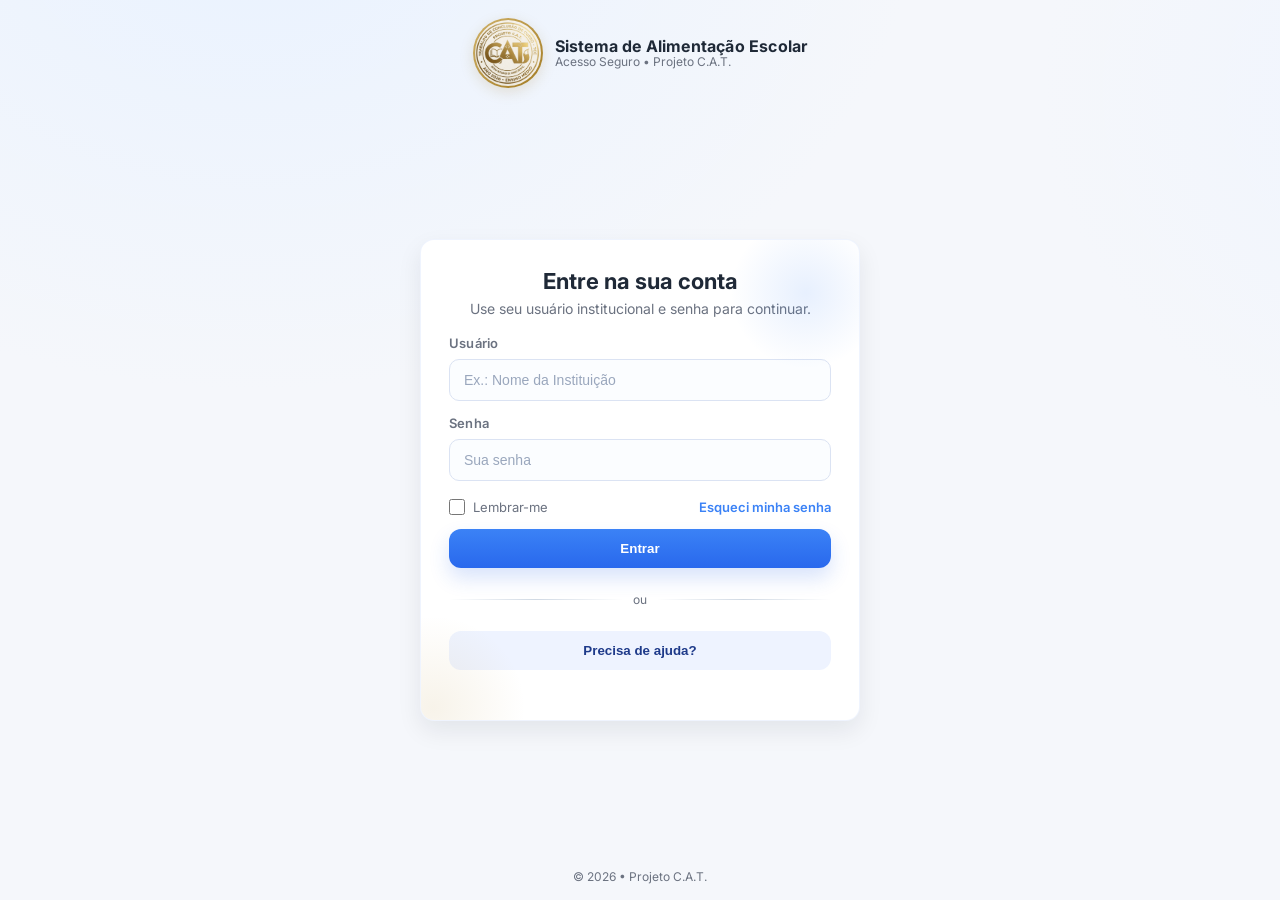
<file: index.html>
<!DOCTYPE html>
<html lang="pt-BR">

<head>

    <!-- ========================================
         CONFIGURAÇÕES DA PÁGINA
    ========================================= -->
    <meta charset="UTF-8">
    <meta name="viewport" content="width=device-width, initial-scale=1.0">

    <title>Sistema de Alimentação Escolar - Login</title>

    <!-- ========================================
         FONTE GOOGLE
    ========================================= -->
    <link rel="preconnect" href="https://fonts.googleapis.com">
    <link rel="preconnect" href="https://fonts.gstatic.com" crossorigin>

    <link href="https://fonts.googleapis.com/css2?family=Inter:wght@400;600;700&display=swap" rel="stylesheet">

    <!-- ========================================
         CSS PRINCIPAL
    ========================================= -->
    <link rel="stylesheet" href="index.css">

</head>

<body>

    <div class="site-wrap">

        <!-- ========================================
             CABEÇALHO
             Logo e identificação do sistema
        ========================================= -->
        <header class="site-header">

            <a href="#" class="brand">

                <div class="brand__logo">
                    <img src="logo-cat-2026.png" alt="Logo do Projeto C.A.T.">
                </div>

                <div class="brand__text">

                    <span class="brand__title">
                        Sistema de Alimentação Escolar
                    </span>

                    <span class="brand__subtitle">
                        Acesso Seguro • Projeto C.A.T.
                    </span>

                </div>

            </a>

        </header>

        <!-- ========================================
             ÁREA DE LOGIN
        ========================================= -->
        <main class="auth">

            <section class="auth__card">

                <!-- Elementos decorativos -->
                <i class="auth__ornament"></i>
                <i class="auth__ornament auth__ornament--accent"></i>

                <!-- ========================================
                     TÍTULO
                ========================================= -->
                <div class="auth__head">

                    <h1 id="loginTitle" class="auth__title">
                        Entre na sua conta
                    </h1>

                    <p class="auth__desc">
                        Use seu usuário institucional e senha para continuar.
                    </p>

                </div>

                <!-- ========================================
                     FORMULÁRIO DE LOGIN
                ========================================= -->
                <form id="loginForm" class="form" novalidate>

                    <!-- ========================================
                         CAMPO USUÁRIO
                    ========================================= -->
                    <div class="form__field">

                        <label for="user" class="label">
                            Usuário
                        </label>

                        <input
                            type="text"
                            id="user"
                            name="user"
                            class="input"
                            placeholder="Ex.: Nome da Instituição"
                            autocomplete="username"
                            required>

                    </div>

                    <!-- ========================================
                         CAMPO SENHA
                    ========================================= -->
                    <div class="form__field">

                        <label for="pass" class="label">
                            Senha
                        </label>

                        <input
                            type="password"
                            id="pass"
                            name="pass"
                            class="input"
                            placeholder="Sua senha"
                            autocomplete="current-password"
                            minlength="4"
                            required>

                    </div>

                    <!-- ========================================
                         OPÇÕES DE LOGIN
                    ========================================= -->
                    <div class="form__row">

                        <label class="checkbox">

                            <input type="checkbox" id="remember">

                            Lembrar-me

                        </label>

                        <a href="#" class="link" id="forgotLink">
                            Esqueci minha senha
                        </a>

                    </div>

                    <!-- ========================================
                         BOTÃO ENTRAR
                    ========================================= -->
                    <button type="submit" class="btn btn--primary">

                        Entrar

                    </button>

                    <!-- ========================================
                         DIVISOR
                    ========================================= -->
                    <div class="divider">
                        ou
                    </div>

                    <!-- ========================================
                         BOTÃO AJUDA
                    ========================================= -->
                    <button
                        type="button"
                        id="helpBtn"
                        class="btn"
                        style="background:#eef3ff;color:#1e3a8a;">

                        Precisa de ajuda?

                    </button>

                    <!-- ========================================
                         MENSAGENS DO SISTEMA
                    ========================================= -->
                    <p
                        id="formMsg"
                        role="status"
                        aria-live="polite"
                        style="margin:8px 2px 0;font-size:13px;color:var(--muted);">

                    </p>

                </form>

            </section>

        </main>

        <!-- ========================================
             RODAPÉ
        ========================================= -->
        <footer class="site-footer">

            © 2026 • Projeto C.A.T.

        </footer>

    </div>

    <!-- ========================================
         JAVASCRIPT
    ========================================= -->
    <script src="index.js"></script>

</body>

</html>
</file>
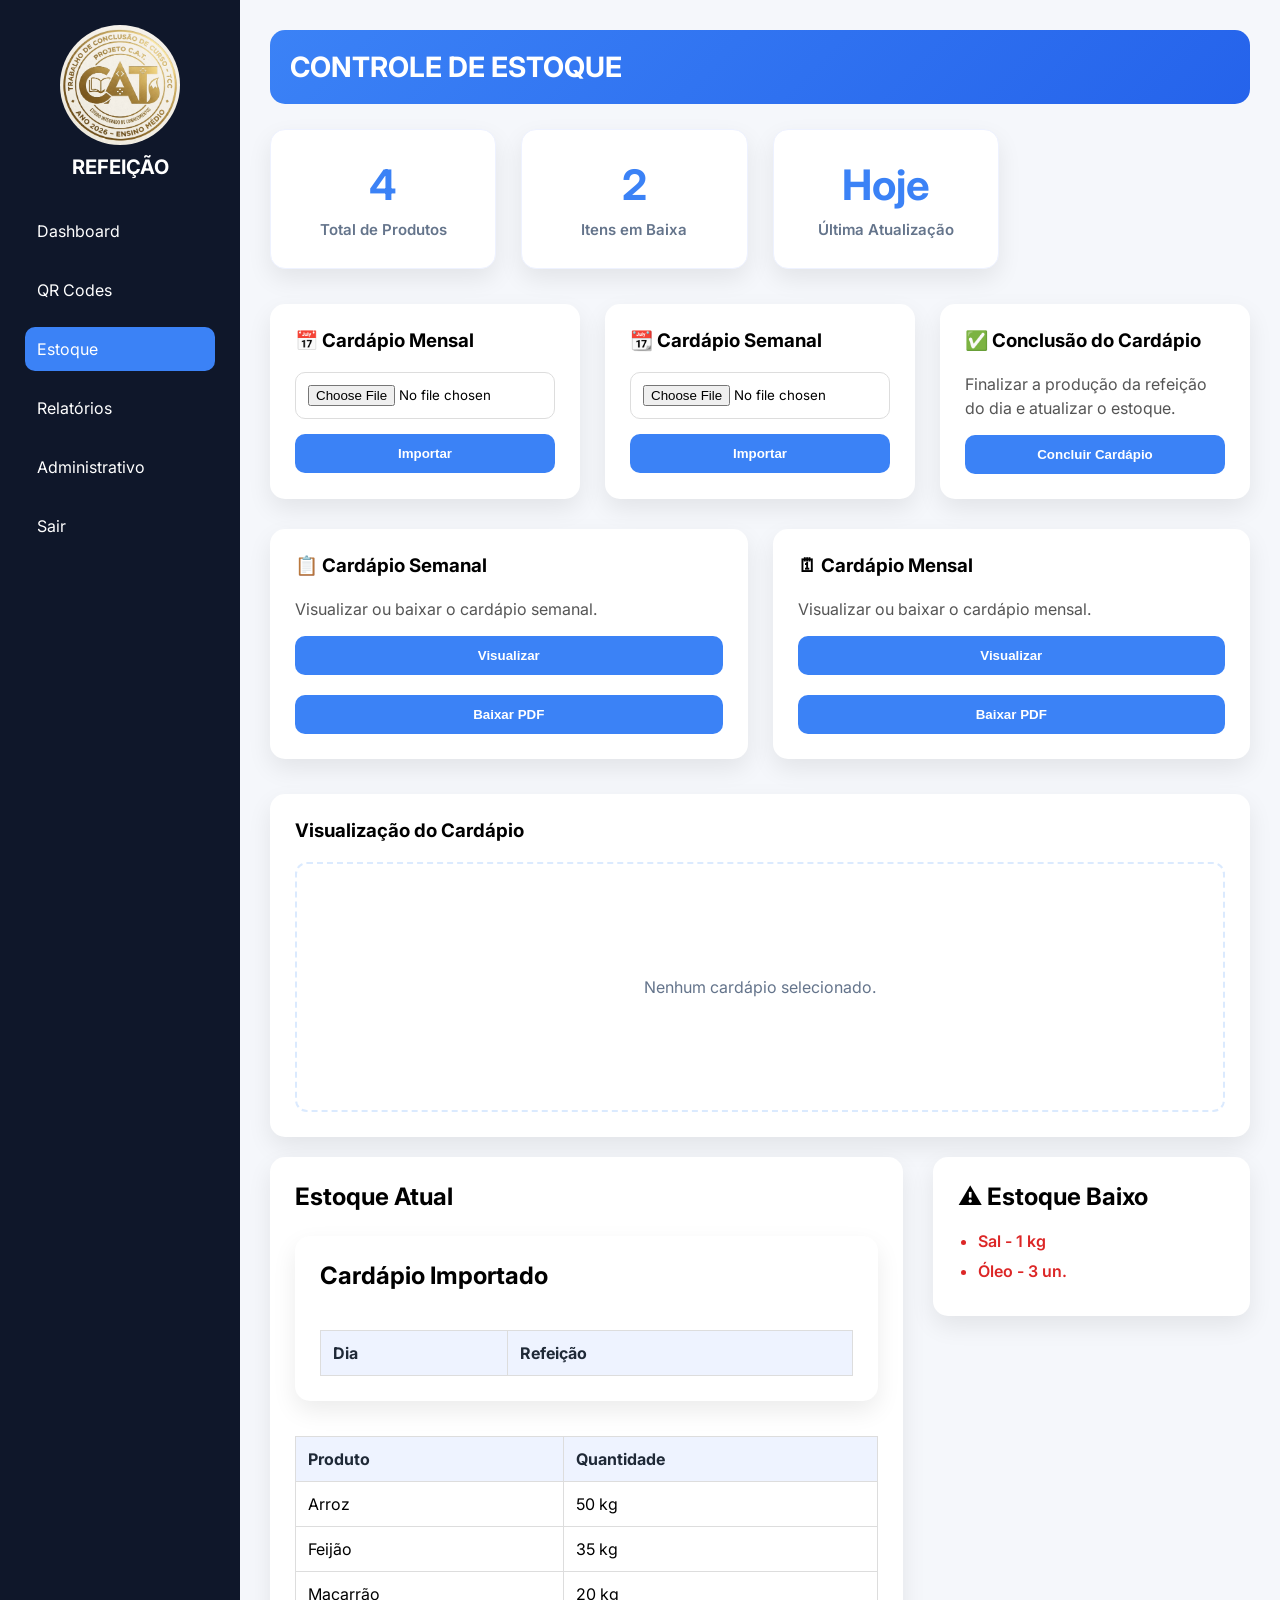
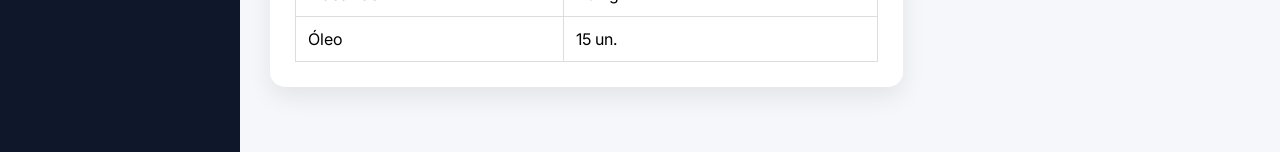
<file: estoque.html>
<!DOCTYPE html>

<html lang="pt-BR">

    <head>

        <!-- ========================================
            CONFIGURAÇÕES DA PÁGINA
        ========================================= -->
        <meta charset="UTF-8">
        <meta name="viewport" content="width=device-width, initial-scale=1.0">

        <title>Controle de Estoque</title>

        <!-- ========================================
            FONTE GOOGLE
        ========================================= -->
        <link rel="preconnect" href="https://fonts.googleapis.com">
        <link rel="preconnect" href="https://fonts.gstatic.com" crossorigin>

        <link href="https://fonts.googleapis.com/css2?family=Inter:wght@400;600;700&display=swap" rel="stylesheet">

        <!-- ========================================
            CSS PRINCIPAL
        ========================================= -->
        <link rel="stylesheet" href="CSS-unico.css">

    </head>

    <body>

        <div class="container">

            <!-- ========================================
                MENU LATERAL
            ========================================= -->
            <aside class="sidebar">

                <div class="logo">

                    <img src="logo-cat-2026.png" alt="Logo do Sistema">

                    <h2>REFEIÇÃO</h2>

                </div>

                <nav>

                    <a href="deshboard.html">
                        Dashboard
                    </a>

                    <a href="QR codes.html">
                        QR Codes
                    </a>

                    <a href="#" class="active">
                        Estoque
                    </a>

                    <a href="relatorios.html">
                        Relatórios
                    </a>

                    <a href="login adm.html">
                        Administrativo
                    </a>

                    <a href="index.html">
                        Sair
                    </a>

                </nav>

            </aside>

            <!-- ========================================
                CONTEÚDO PRINCIPAL
            ========================================= -->
            <main class="estoque-page">

                <!-- CABEÇALHO -->
                <header>
                    <h1>CONTROLE DE ESTOQUE</h1>
                </header>

                <!-- RESUMO -->
                <section class="cards-info">

                    <div class="info-card">
                        <h2 id="totalProdutos">4</h2>
                        <p>Total de Produtos</p>
                    </div>

                    <div class="info-card">
                        <h2 id="itensBaixos">2</h2>
                        <p>Itens em Baixa</p>
                    </div>

                    <div class="info-card">
                        <h2 id="ultimaAtualizacao">Hoje</h2>
                        <p>Última Atualização</p>
                    </div>

                </section>

                <!-- IMPORTAÇÕES -->
                <section class="cards">

                    <div class="card">

                        <h3>📅 Cardápio Mensal</h3>

                        <input type="file" id="cardapioMensal">

                        <button onclick="importarCardapio()">
                            Importar
                        </button>

                    </div>

                    <div class="card">

                        <h3>📆 Cardápio Semanal</h3>

                        <input type="file" id="cardapioSemanal">

                        <button onclick="importarArquivo()">
                            Importar
                        </button>

                    </div>

                    <div class="card">

                        <h3>✅ Conclusão do Cardápio</h3>

                        <p class="descricao-card">
                            Finalizar a produção da refeição do dia e atualizar o estoque.
                        </p>

                        <button onclick="concluirCardapio()">
                            Concluir Cardápio
                        </button>

                    </div>

                </section>

                <!-- CARDÁPIOS -->
                <section class="cardapios">

                    <div class="card">

                        <h3>📋 Cardápio Semanal</h3>

                        <p class="descricao-card">
                            Visualizar ou baixar o cardápio semanal.
                        </p>

                        <button onclick="mostrarCardapioSemanal()">
                            Visualizar
                        </button>

                        <br><br>

                        <button onclick="baixarPDFSemanal()">
                            Baixar PDF
                        </button>

                    </div>

                    <div class="card">

                        <h3>🗓 Cardápio Mensal</h3>

                        <p class="descricao-card">
                            Visualizar ou baixar o cardápio mensal.
                        </p>

                        <button onclick="mostrarCardapioMensal()">
                            Visualizar
                        </button>

                        <br><br>

                        <button onclick="baixarPDFMensal()">
                            Baixar PDF
                        </button>

                    </div>

                </section>

                <!-- VISUALIZAÇÃO -->
                <div class="card">

                    <h3>Visualização do Cardápio</h3>

                    <div id="visualizadorPDF">

                        <p>
                            Nenhum cardápio selecionado.
                        </p>

                    </div>

                </div>

                <!-- ESTOQUE -->
                <section class="estoque">

                    <div class="card-table">

                        <h2>Estoque Atual</h2>

                        <!-- CARDÁPIO IMPORTADO -->
                        <section class="historico">

                            <div class="historico-header">
                                <h2>Cardápio Importado</h2>
                            </div>

                            <table id="tabelaCardapio">

                                <thead>
                                    <tr>
                                        <th>Dia</th>
                                        <th>Refeição</th>
                                    </tr>
                                </thead>

                                <tbody>
                                </tbody>

                            </table>

                        </section>

                        <!-- ESTOQUE -->
                        <table>

                            <thead>

                                <tr>
                                    <th>Produto</th>
                                    <th>Quantidade</th>
                                </tr>

                            </thead>

                            <tbody id="tabelaEstoque">

                                <tr>
                                    <td>Arroz</td>
                                    <td>50 kg</td>
                                </tr>

                                <tr>
                                    <td>Feijão</td>
                                    <td>35 kg</td>
                                </tr>

                                <tr>
                                    <td>Macarrão</td>
                                    <td>20 kg</td>
                                </tr>

                                <tr>
                                    <td>Óleo</td>
                                    <td>15 un.</td>
                                </tr>

                            </tbody>

                        </table>

                    </div>

                    <!-- ALERTAS -->
                    <div class="card-alerta">

                        <h2>⚠ Estoque Baixo</h2>

                        <ul id="estoqueBaixo">

                            <li>Sal - 1 kg</li>

                            <li>Óleo - 3 un.</li>

                        </ul>

                    </div>

                </section>

            </main>

        </div>

        <!-- ========================================
            JAVASCRIPT
            Controle do estoque e cardápios
        ========================================= -->
        <script src="estoque.js"></script>

    </body>

</html>
</file>
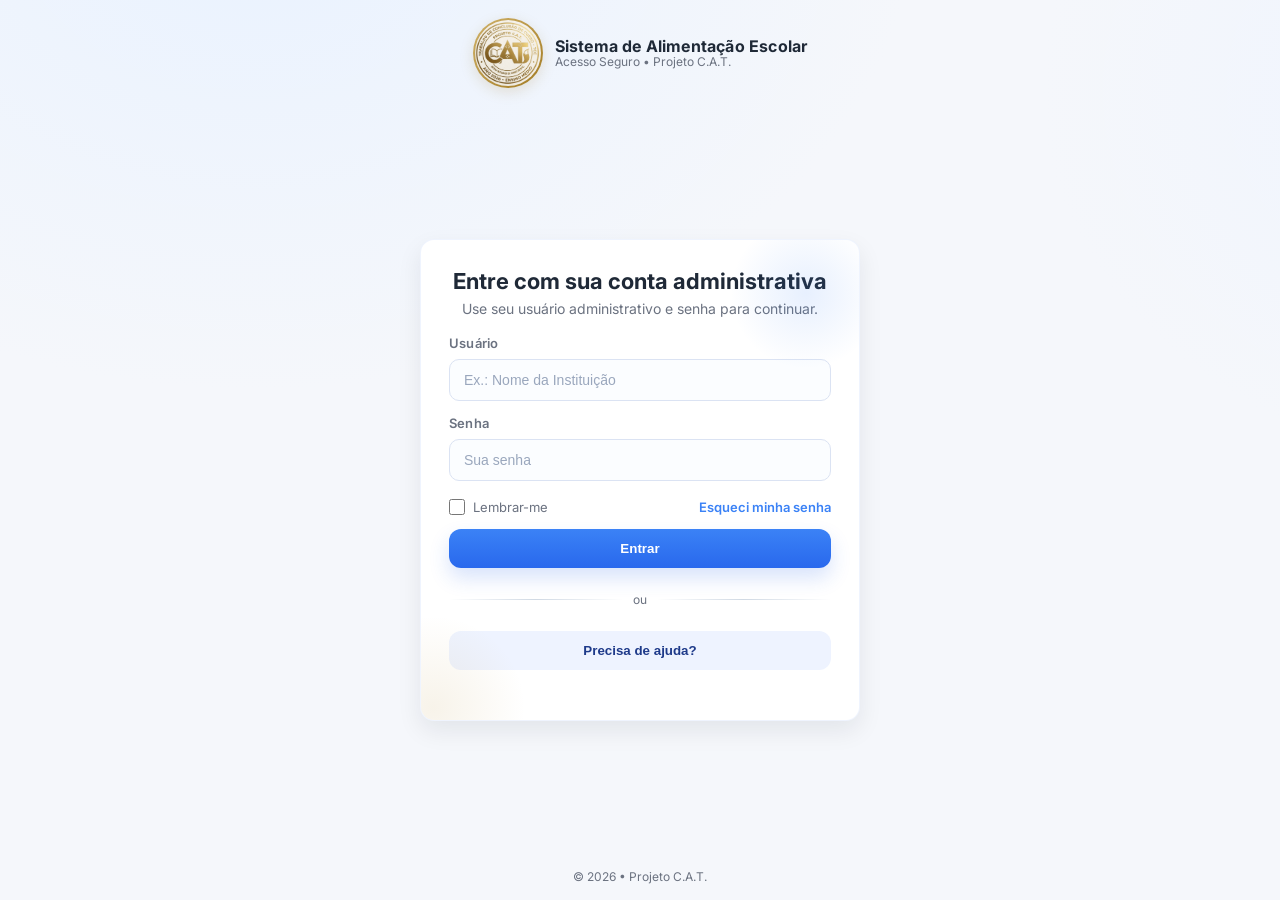
<file: login adm.html>
<!DOCTYPE html>
<html lang="pt-BR">

<head>

    <!-- ========================================
         CONFIGURAÇÕES DA PÁGINA
    ========================================= -->
    <meta charset="UTF-8">
    <meta name="viewport" content="width=device-width, initial-scale=1.0">

    <title>Sistema de Alimentação Escolar - Login</title>

    <!-- ========================================
         FONTE GOOGLE
    ========================================= -->
    <link rel="preconnect" href="https://fonts.googleapis.com">
    <link rel="preconnect" href="https://fonts.gstatic.com" crossorigin>

    <link href="https://fonts.googleapis.com/css2?family=Inter:wght@400;600;700&display=swap" rel="stylesheet">

    <!-- ========================================
         CSS PRINCIPAL
    ========================================= -->
    <link rel="stylesheet" href="index.css">

</head>

<body>

    <div class="site-wrap">

        <!-- ========================================
             CABEÇALHO
             Logo e identificação do sistema
        ========================================= -->
        <header class="site-header">

            <a href="#" class="brand">

                <div class="brand__logo">
                    <img src="logo-cat-2026.png" alt="Logo do Projeto C.A.T.">
                </div>

                <div class="brand__text">

                    <span class="brand__title">
                        Sistema de Alimentação Escolar
                    </span>

                    <span class="brand__subtitle">
                        Acesso Seguro • Projeto C.A.T.
                    </span>

                </div>

            </a>

        </header>

        <!-- ========================================
             ÁREA DE LOGIN
        ========================================= -->
        <main class="auth">

            <section class="auth__card">

                <!-- Elementos decorativos -->
                <i class="auth__ornament"></i>
                <i class="auth__ornament auth__ornament--accent"></i>

                <!-- ========================================
                     TÍTULO
                ========================================= -->
                <div class="auth__head">

                    <h1 id="loginTitle" class="auth__title">
                        Entre com sua conta administrativa
                    </h1>

                    <p class="auth__desc">
                        Use seu usuário administrativo e senha para continuar.
                    </p>

                </div>

                <!-- ========================================
                     FORMULÁRIO DE LOGIN
                ========================================= -->
                <form id="loginForm" class="form" novalidate>

                    <!-- ========================================
                         CAMPO USUÁRIO
                    ========================================= -->
                    <div class="form__field">

                        <label for="user" class="label">
                            Usuário
                        </label>

                        <input
                            type="text"
                            id="user"
                            name="user"
                            class="input"
                            placeholder="Ex.: Nome da Instituição"
                            autocomplete="username"
                            required>

                    </div>

                    <!-- ========================================
                         CAMPO SENHA
                    ========================================= -->
                    <div class="form__field">

                        <label for="pass" class="label">
                            Senha
                        </label>

                        <input
                            type="password"
                            id="pass"
                            name="pass"
                            class="input"
                            placeholder="Sua senha"
                            autocomplete="current-password"
                            minlength="4"
                            required>

                    </div>

                    <!-- ========================================
                         OPÇÕES DE LOGIN
                    ========================================= -->
                    <div class="form__row">

                        <label class="checkbox">

                            <input type="checkbox" id="remember">

                            Lembrar-me

                        </label>

                        <a href="#" class="link" id="forgotLink">
                            Esqueci minha senha
                        </a>

                    </div>

                    <!-- ========================================
                         BOTÃO ENTRAR
                    ========================================= -->
                    <button type="submit" class="btn btn--primary">

                        Entrar

                    </button>

                    <!-- ========================================
                         DIVISOR
                    ========================================= -->
                    <div class="divider">
                        ou
                    </div>

                    <!-- ========================================
                         BOTÃO AJUDA
                    ========================================= -->
                    <button
                        type="button"
                        id="helpBtn"
                        class="btn"
                        style="background:#eef3ff;color:#1e3a8a;">

                        Precisa de ajuda?

                    </button>

                    <!-- ========================================
                         MENSAGENS DO SISTEMA
                    ========================================= -->
                    <p
                        id="formMsg"
                        role="status"
                        aria-live="polite"
                        style="margin:8px 2px 0;font-size:13px;color:var(--muted);">

                    </p>

                </form>

            </section>

        </main>

        <!-- ========================================
             RODAPÉ
        ========================================= -->
        <footer class="site-footer">

            © 2026 • Projeto C.A.T.

        </footer>

    </div>

    <!-- ========================================
         JAVASCRIPT
    ========================================= -->
    <script src="index.js"></script>

</body>

</html>
</file>
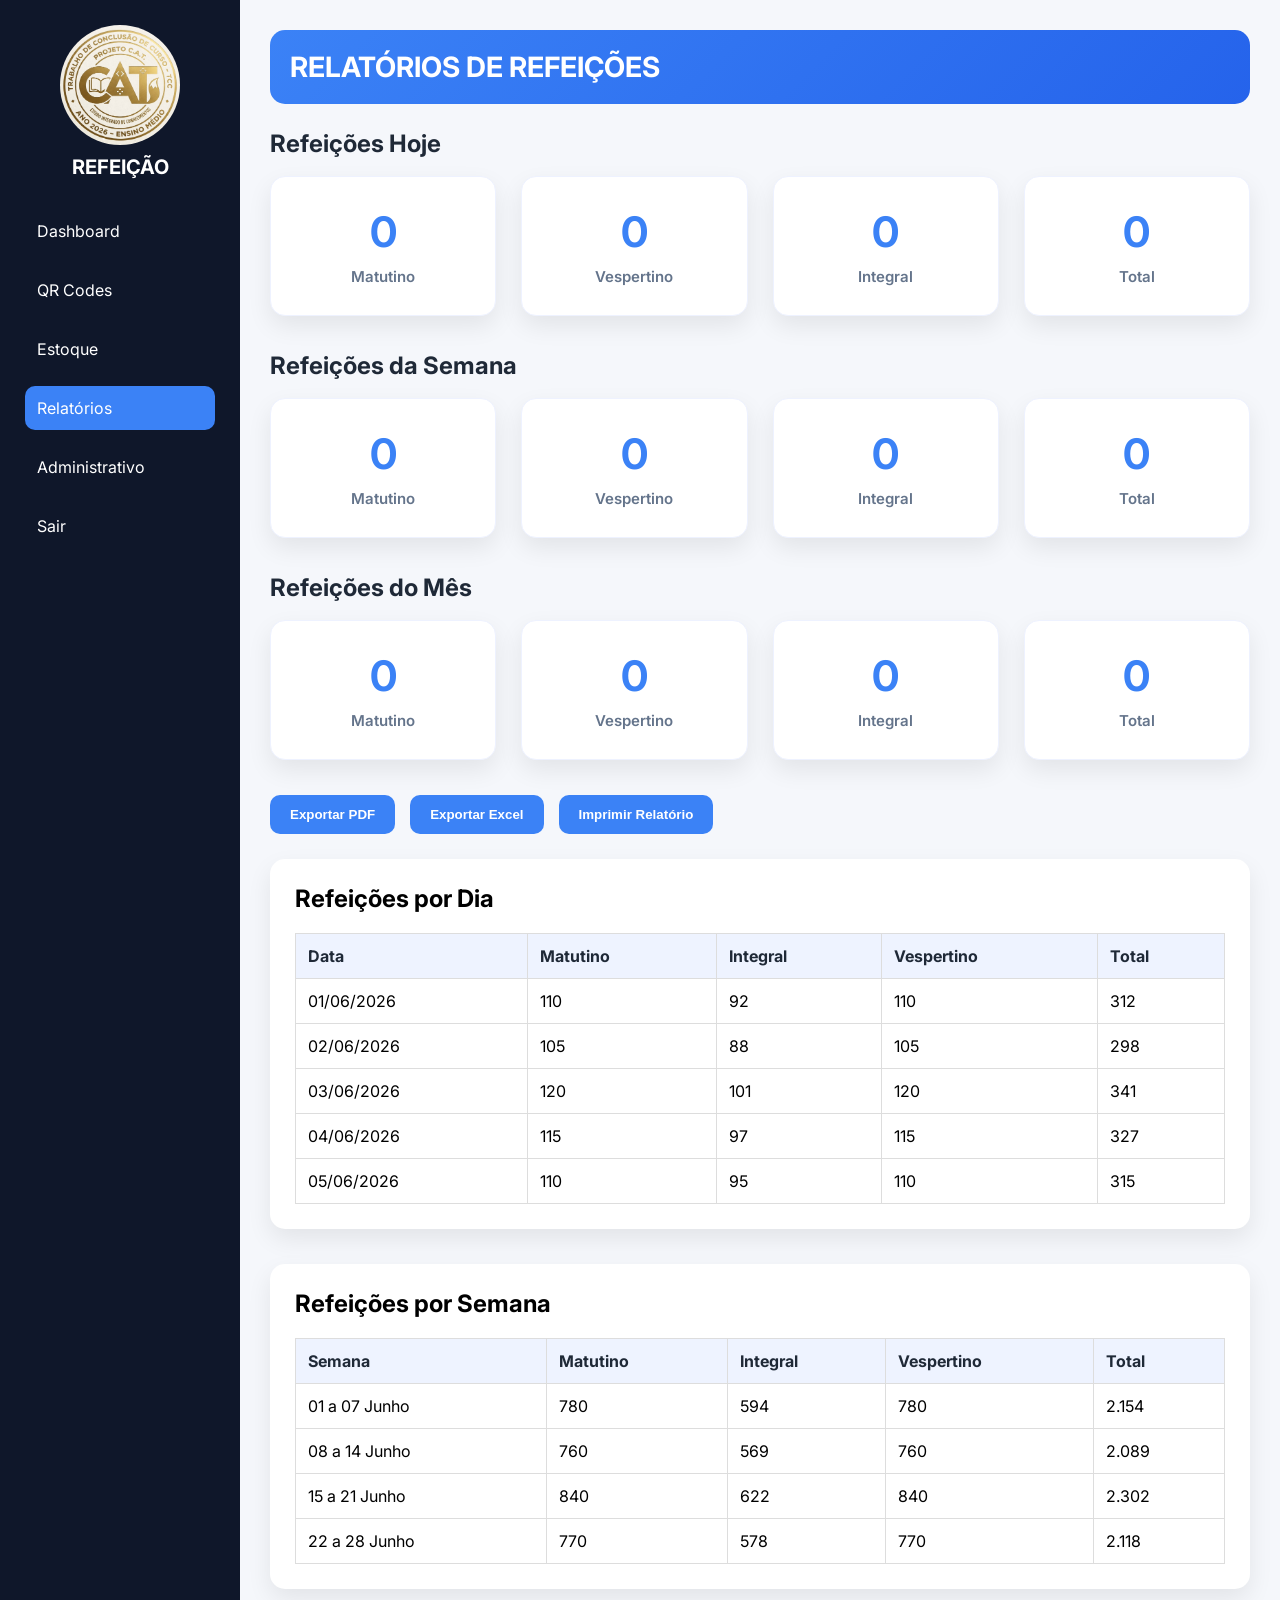
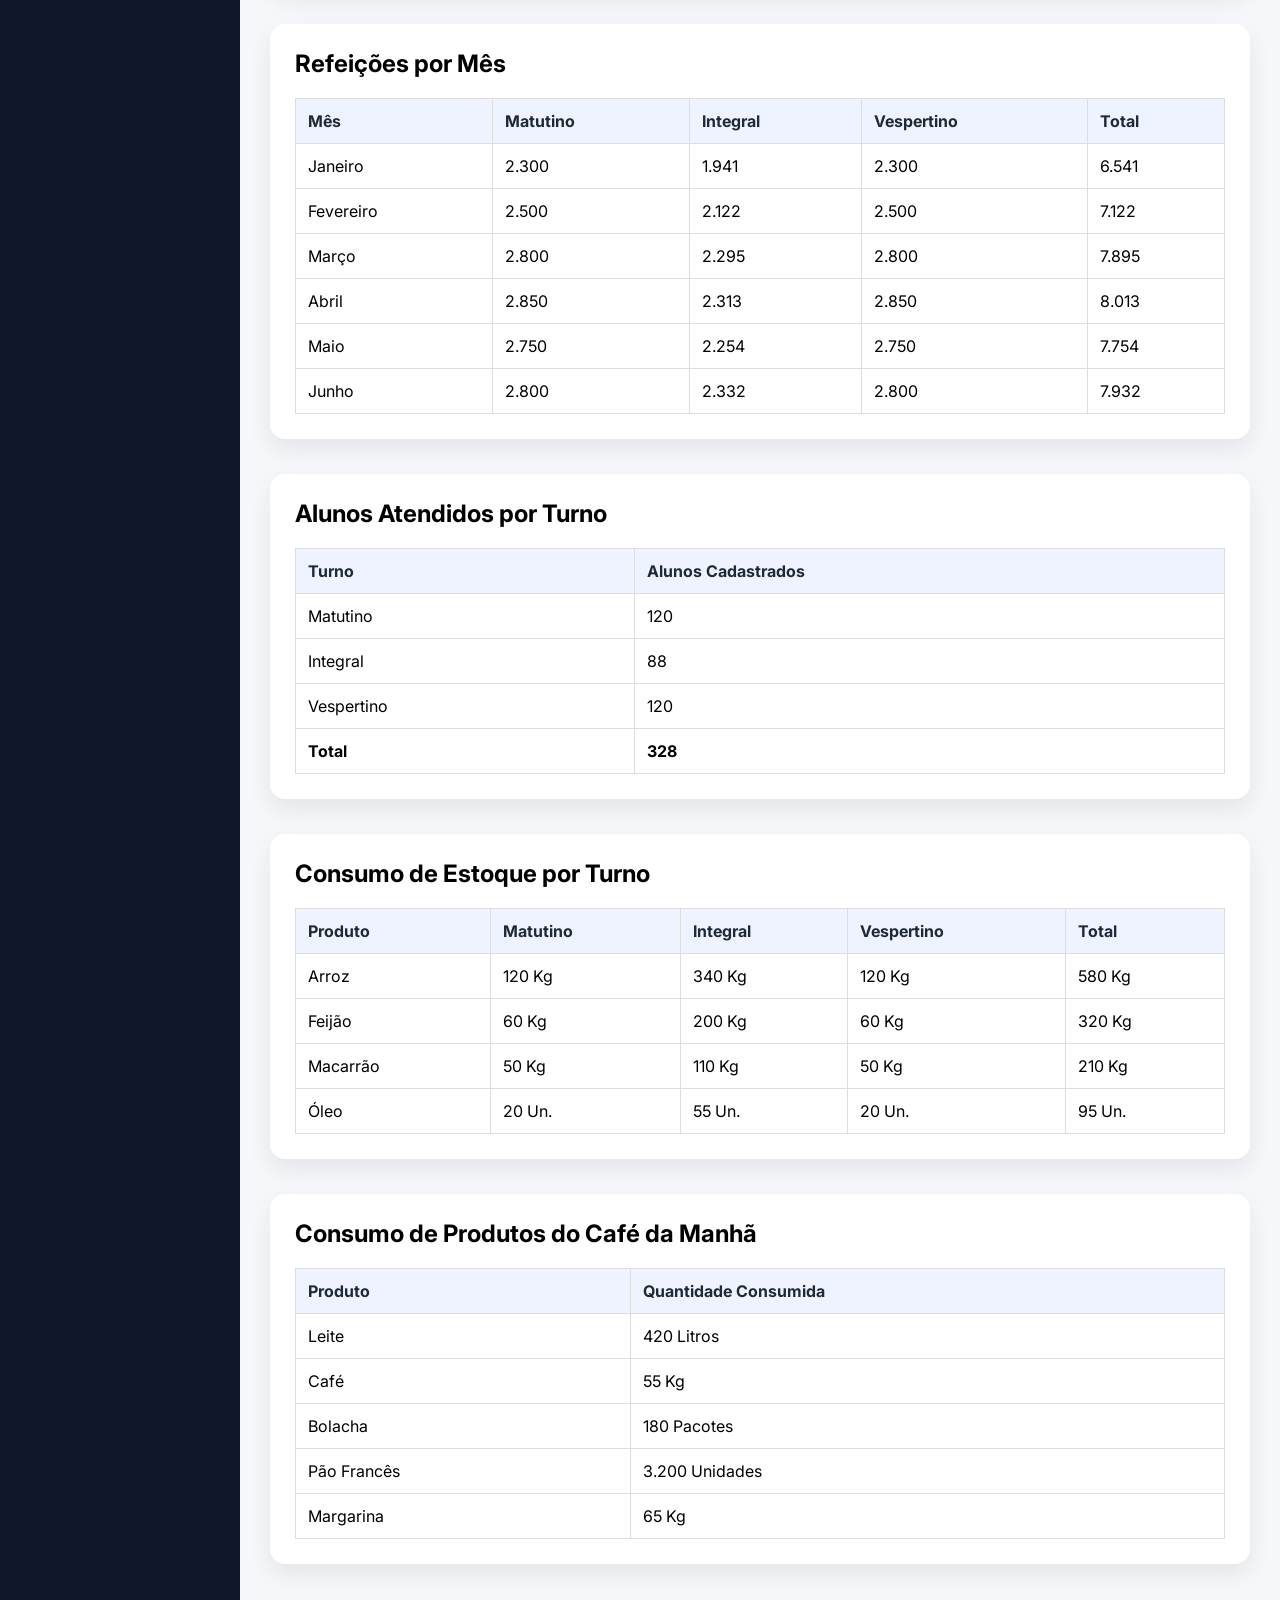
<file: relatorios.html>
<!DOCTYPE html>
<html lang="pt-BR">

<head>

    <!-- ========================================
         CONFIGURAÇÕES DA PÁGINA
    ========================================= -->
    <meta charset="UTF-8">
    <meta name="viewport" content="width=device-width, initial-scale=1.0">

    <title>Relatórios</title>

    <!-- ========================================
         FONTES
    ========================================= -->
    <link rel="preconnect" href="https://fonts.googleapis.com">
    <link rel="preconnect" href="https://fonts.gstatic.com" crossorigin>

    <link href="https://fonts.googleapis.com/css2?family=Inter:wght@400;600;700&display=swap" rel="stylesheet">

    <!-- ========================================
         CSS
    ========================================= -->
    <link rel="stylesheet" href="CSS-unico.css">

</head>

<body>

<div class="container">

    <!-- ========================================
         MENU LATERAL
    ========================================= -->
    <aside class="sidebar">

        <div class="logo">

            <img src="logo-cat-2026.png" alt="Logo">

            <h2>REFEIÇÃO</h2>

        </div>

        <nav>

            <a href="deshboard.html">
                Dashboard
            </a>

            <a href="QR codes.html">
                QR Codes
            </a>

            <a href="estoque.html">
                Estoque
            </a>

            <a href="#" class="active">
                Relatórios
            </a>
            
            <a href="login adm.html">
                Administrativo
            </a>

            <a href="index.html">
                Sair
            </a>

        </nav>

    </aside>

    <!-- ========================================
         CONTEÚDO PRINCIPAL
    ========================================= -->
    <main>

        <!-- ========================================
             CABEÇALHO
        ========================================= -->
        <header>

            <h1>RELATÓRIOS DE REFEIÇÕES</h1>

        </header>

        <!-- ========================================
             RESUMO GERAL
        ========================================= -->
        <!-- ===================================== -->

        <!-- REFEIÇÕES HOJE -->
        <!-- ===================================== -->

        <section>

            <h2 class="relatorio-titulo">
                Refeições Hoje
            </h2>

            <div class="cards-info">

                <div class="info-card">
                    <h2 id="hojeMatutino">0</h2>
                    <p>Matutino</p>
                </div>

                <div class="info-card">
                    <h2 id="hojeVespertino">0</h2>
                    <p>Vespertino</p>
                </div>

                <div class="info-card">
                    <h2 id="hojeIntegral">0</h2>
                    <p>Integral</p>
                </div>

                <div class="info-card">
                    <h2 id="hojeTotal">0</h2>
                    <p>Total</p>
                </div>

            </div>

        </section>


        <!-- ===================================== -->
        <!-- REFEIÇÕES DA SEMANA -->
        <!-- ===================================== -->

        <section>

            <h2 class="relatorio-titulo">
                Refeições da Semana
            </h2>

            <div class="cards-info">

                <div class="info-card">
                    <h2 id="semanaMatutino">0</h2>
                    <p>Matutino</p>
                </div>

                <div class="info-card">
                    <h2 id="semanaVespertino">0</h2>
                    <p>Vespertino</p>
                </div>

                <div class="info-card">
                    <h2 id="semanaIntegral">0</h2>
                    <p>Integral</p>
                </div>

                <div class="info-card">
                    <h2 id="semanaTotal">0</h2>
                    <p>Total</p>
                </div>

            </div>

        </section>


        <!-- ===================================== -->
        <!-- REFEIÇÕES DO MÊS -->
        <!-- ===================================== -->

        <section>

            <h2 class="relatorio-titulo">
                Refeições do Mês
            </h2>

            <div class="cards-info">

                <div class="info-card">
                    <h2 id="mesMatutino">0</h2>
                    <p>Matutino</p>
                </div>

                <div class="info-card">
                    <h2 id="mesVespertino">0</h2>
                    <p>Vespertino</p>
                </div>

                <div class="info-card">
                    <h2 id="mesIntegral">0</h2>
                    <p>Integral</p>
                </div>

                <div class="info-card">
                    <h2 id="mesTotal">0</h2>
                    <p>Total</p>
                </div>

            </div>

        </section>

        <!-- ========================================
             AÇÕES
        ========================================= -->
        <section class="acoes">

            <button>Exportar PDF</button>

            <button>Exportar Excel</button>

            <button>Imprimir Relatório</button>

        </section>

        <!-- ========================================
             REFEIÇÕES POR DIA
        ========================================= -->
        <section class="historico">

            <div class="historico-header">

                <h2>Refeições por Dia</h2>

            </div>

            <table>

                <thead>

                    <tr>
                        <th>Data</th>
                        <th>Matutino</th>
                        <th>Integral</th>
                        <th>Vespertino</th>
                        <th>Total</th>
                    </tr>

                </thead>

                <tbody>

                    <tr>
                        <td>01/06/2026</td>
                        <td>110</td>
                        <td>92</td>
                        <td>110</td>
                        <td>312</td>
                    </tr>

                    <tr>
                        <td>02/06/2026</td>
                        <td>105</td>
                        <td>88</td>
                        <td>105</td>
                        <td>298</td>
                    </tr>

                    <tr>
                        <td>03/06/2026</td>
                        <td>120</td>
                        <td>101</td>
                        <td>120</td>
                        <td>341</td>
                    </tr>

                    <tr>
                        <td>04/06/2026</td>
                        <td>115</td>
                        <td>97</td>
                        <td>115</td>
                        <td>327</td>
                    </tr>

                    <tr>
                        <td>05/06/2026</td>
                        <td>110</td>
                        <td>95</td>
                        <td>110</td>
                        <td>315</td>
                    </tr>

                </tbody>

            </table>

        </section>

        <!-- ========================================
             REFEIÇÕES POR SEMANA
        ========================================= -->
        <section class="historico">

            <div class="historico-header">

                <h2>Refeições por Semana</h2>

            </div>

            <table>

                <thead>

                    <tr>
                        <th>Semana</th>
                        <th>Matutino</th>
                        <th>Integral</th>
                        <th>Vespertino</th>
                        <th>Total</th>
                    </tr>

                </thead>

                <tbody>

                    <tr>
                        <td>01 a 07 Junho</td>
                        <td>780</td>
                        <td>594</td>
                        <td>780</td>
                        <td>2.154</td>
                    </tr>

                    <tr>
                        <td>08 a 14 Junho</td>
                        <td>760</td>
                        <td>569</td>
                        <td>760</td>
                        <td>2.089</td>
                    </tr>

                    <tr>
                        <td>15 a 21 Junho</td>
                        <td>840</td>
                        <td>622</td>
                        <td>840</td>
                        <td>2.302</td>
                    </tr>

                    <tr>
                        <td>22 a 28 Junho</td>
                        <td>770</td>
                        <td>578</td>
                        <td>770</td>
                        <td>2.118</td>
                    </tr>

                </tbody>

            </table>

        </section>

        <!-- ========================================
             REFEIÇÕES POR MÊS
        ========================================= -->
        <section class="historico">

            <div class="historico-header">

                <h2>Refeições por Mês</h2>

            </div>

            <table>

                <thead>

                    <tr>
                        <th>Mês</th>
                        <th>Matutino</th>
                        <th>Integral</th>
                        <th>Vespertino</th>
                        <th>Total</th>
                    </tr>

                </thead>

                <tbody>

                    <tr>
                        <td>Janeiro</td>
                        <td>2.300</td>
                        <td>1.941</td>
                        <td>2.300</td>
                        <td>6.541</td>
                    </tr>

                    <tr>
                        <td>Fevereiro</td>
                        <td>2.500</td>
                        <td>2.122</td>
                        <td>2.500</td>
                        <td>7.122</td>
                    </tr>

                    <tr>
                        <td>Março</td>
                        <td>2.800</td>
                        <td>2.295</td>
                        <td>2.800</td>
                        <td>7.895</td>
                    </tr>

                    <tr>
                        <td>Abril</td>
                        <td>2.850</td>
                        <td>2.313</td>
                        <td>2.850</td>
                        <td>8.013</td>
                    </tr>

                    <tr>
                        <td>Maio</td>
                        <td>2.750</td>
                        <td>2.254</td>
                        <td>2.750</td>
                        <td>7.754</td>
                    </tr>

                    <tr>
                        <td>Junho</td>
                        <td>2.800</td>
                        <td>2.332</td>
                        <td>2.800</td>
                        <td>7.932</td>
                    </tr>

                </tbody>

            </table>

        </section>

        <!-- ========================================
             ALUNOS ATENDIDOS POR TURNO
        ========================================= -->
        <section class="historico">

            <div class="historico-header">

                <h2>Alunos Atendidos por Turno</h2>

            </div>

            <table>

                <thead>

                    <tr>
                        <th>Turno</th>
                        <th>Alunos Cadastrados</th>
                    </tr>

                </thead>

                <tbody>

                    <tr>
                        <td>Matutino</td>
                        <td>120</td>
                    </tr>

                    <tr>
                        <td>Integral</td>
                        <td>88</td>
                    </tr>

                    <tr>
                        <td>Vespertino</td>
                        <td>120</td>
                    </tr>

                    <tr>
                        <td><strong>Total</strong></td>
                        <td><strong>328</strong></td>
                    </tr>

                </tbody>

            </table>

        </section>

        <!-- ========================================
             CONSUMO DE ESTOQUE POR TURNO
        ========================================= -->
        <section class="historico">

            <div class="historico-header">

                <h2>Consumo de Estoque por Turno</h2>

            </div>

            <table>

                <thead>

                    <tr>
                        <th>Produto</th>
                        <th>Matutino</th>
                        <th>Integral</th>
                        <th>Vespertino</th>
                        <th>Total</th>
                    </tr>

                </thead>

                <tbody>

                    <tr>
                        <td>Arroz</td>
                        <td>120 Kg</td>
                        <td>340 Kg</td>
                        <td>120 Kg</td>
                        <td>580 Kg</td>
                    </tr>

                    <tr>
                        <td>Feijão</td>
                        <td>60 Kg</td>
                        <td>200 Kg</td>
                        <td>60 Kg</td>
                        <td>320 Kg</td>
                    </tr>

                    <tr>
                        <td>Macarrão</td>
                        <td>50 Kg</td>
                        <td>110 Kg</td>
                        <td>50 Kg</td>
                        <td>210 Kg</td>
                    </tr>

                    <tr>
                        <td>Óleo</td>
                        <td>20 Un.</td>
                        <td>55 Un.</td>
                        <td>20 Un.</td>
                        <td>95 Un.</td>
                    </tr>

                </tbody>

            </table>

        </section>

        <!-- ========================================
             CONSUMO DE PRODUTOS DO CAFÉ DA MANHÃ
        ========================================= -->
        <section class="historico">

            <div class="historico-header">

                <h2>Consumo de Produtos do Café da Manhã</h2>

            </div>

            <table>

                <thead>

                    <tr>
                        <th>Produto</th>
                        <th>Quantidade Consumida</th>
                    </tr>

                </thead>

                <tbody>

                    <tr>
                        <td>Leite</td>
                        <td>420 Litros</td>
                    </tr>

                    <tr>
                        <td>Café</td>
                        <td>55 Kg</td>
                    </tr>

                    <tr>
                        <td>Bolacha</td>
                        <td>180 Pacotes</td>
                    </tr>

                    <tr>
                        <td>Pão Francês</td>
                        <td>3.200 Unidades</td>
                    </tr>

                    <tr>
                        <td>Margarina</td>
                        <td>65 Kg</td>
                    </tr>

                </tbody>

            </table>

        </section>

    </main>

</div>

</body>
</html>
</file>
<file: index.css>
/* ========================================
   VARIÁVEIS GLOBAIS
======================================== */

:root{

  /* CORES */
  --bg:#f5f7fb;
  --panel:#ffffff;

  --primary:#3b82f6;
  --primary-600:#2563eb;

  --accent:#b58a2c;

  --text:#1f2937;
  --muted:#6b7280;

  /* EFEITOS */
  --ring:rgba(59,130,246,.25);
  --shadow:0 10px 25px rgba(17,24,39,.08);

  /* BORDAS */
  --radius:14px;
}


/* ========================================
   RESET
======================================== */

*{
  margin:0;
  padding:0;
  box-sizing:border-box;
}

body{
  font-family:"Inter",sans-serif;
  color:var(--text);

  background:
  radial-gradient(
    1100px 800px at 20% -10%,
    #e9f2ff 0%,
    rgba(233,242,255,0) 60%
  ),

  radial-gradient(
    900px 700px at 120% 10%,
    #eef4ff 0%,
    rgba(238,244,255,0) 55%
  ),

  var(--bg);
}


/* ========================================
   LAYOUT PRINCIPAL
======================================== */

.site-wrap{
  min-height:100vh;
  display:grid;
  grid-template-rows:auto 1fr auto;
}


/* ========================================
   CABEÇALHO
======================================== */

.site-header{
  display:flex;
  justify-content:center;
  align-items:center;
  padding:18px 20px;
}


/* ========================================
   LOGO E IDENTIDADE VISUAL
======================================== */

.brand{
  display:flex;
  align-items:center;
  gap:12px;

  text-decoration:none;
  color:inherit;
}

.brand__logo{
  width:70px;
  height:70px;

  display:grid;
  place-items:center;

  padding:2px;
  border-radius:50%;

  background:
  linear-gradient(
    135deg,
    #cfb168 0%,
    #a37b22 100%
  );

  box-shadow:
  0 4px 14px rgba(163,123,34,.18);
}

.brand__logo img{
  width:100%;
  height:100%;

  object-fit:cover;
  border-radius:50%;

  background:#fff;
}

.brand__text{
  display:grid;
  line-height:1.1;
}

.brand__title{
  font-size:16px;
  font-weight:700;
  letter-spacing:.2px;
}

.brand__subtitle{
  font-size:12px;
  color:var(--muted);
}


/* ========================================
   ÁREA DE LOGIN
======================================== */

.auth{
  display:grid;
  place-items:center;

  padding:
  clamp(16px,3vw,32px);
}


/* ========================================
   CARD DE LOGIN
======================================== */

.auth__card{
  width:min(95vw,440px);

  background:var(--panel);

  padding:
  clamp(18px,3.5vw,28px);

  border-radius:var(--radius);

  box-shadow:var(--shadow);

  border:
  1px solid rgba(37,99,235,.07);

  position:relative;
  overflow:hidden;
}

.auth__head{
  text-align:center;
  margin-bottom:18px;
}

.auth__title{
  font-size:
  clamp(18px,2.2vw,22px);

  font-weight:700;
}

.auth__desc{
  margin-top:6px;

  font-size:14px;
  color:var(--muted);
}


/* ========================================
   EFEITOS DECORATIVOS
======================================== */

.auth__ornament{
  position:absolute;

  inset:-1px -1px auto auto;

  width:180px;
  height:180px;

  pointer-events:none;

  background:
  radial-gradient(
    60% 60% at 70% 30%,
    rgba(59,130,246,.12) 0%,
    rgba(59,130,246,0) 70%
  );
}

.auth__ornament--accent{

  inset:auto auto -60px -60px;

  width:240px;
  height:240px;

  background:
  radial-gradient(
    55% 55% at 30% 70%,
    rgba(181,138,44,.10) 0%,
    rgba(181,138,44,0) 70%
  );
}


/* ========================================
   FORMULÁRIO
======================================== */

.form{
  display:grid;
  gap:14px;
  margin-top:8px;
}

.form__field{
  display:grid;
  gap:8px;
}

.form__row{
  display:flex;
  justify-content:space-between;
  align-items:center;

  gap:12px;

  flex-wrap:wrap;
  margin-top:4px;
}


/* ========================================
   CAMPOS DE ENTRADA
======================================== */

.label{
  font-size:13px;
  font-weight:600;

  letter-spacing:.2px;
  color:var(--muted);
}

.input{
  width:100%;

  padding:12px 14px;

  border:1px solid #dbe3f3;
  border-radius:10px;

  background:#fbfdff;

  color:var(--text);
  font-size:14px;

  transition:
  border-color .2s,
  box-shadow .2s,
  background-color .2s;
}

.input::placeholder{
  color:#9aa7bd;
}

.input:focus{
  outline:none;

  border-color:
  var(--primary);

  box-shadow:
  0 0 0 4px var(--ring);

  background:#fff;
}


/* ========================================
   CHECKBOX E LINKS
======================================== */

.checkbox{
  display:flex;
  align-items:center;

  gap:8px;

  cursor:pointer;
  user-select:none;

  font-size:13px;
  color:var(--muted);
}

.checkbox input{
  width:16px;
  height:16px;

  accent-color:
  var(--primary);
}

.link{
  color:var(--primary);

  font-size:13px;
  font-weight:600;

  text-decoration:none;
}

.link:hover{
  color:var(--primary-600);
}


/* ========================================
   BOTÕES
======================================== */

.btn{
  display:flex;
  justify-content:center;
  align-items:center;

  gap:8px;

  padding:12px 16px;

  border:none;
  border-radius:12px;

  cursor:pointer;
  font-weight:700;

  transition:
  transform .04s ease,
  box-shadow .2s,
  background-color .2s;
}

.btn--primary{
  color:#fff;

  background:
  linear-gradient(
    180deg,
    var(--primary) 0%,
    var(--primary-600) 120%
  );

  box-shadow:
  0 10px 20px rgba(37,99,235,.18);
}

.btn--primary:hover{
  filter:brightness(1.03);
}

.btn--primary:active{
  transform:translateY(1px);
}


/* ========================================
   DIVISOR
======================================== */

.divider{
  display:grid;

  grid-template-columns:
  1fr auto 1fr;

  align-items:center;

  gap:10px;

  margin:10px 0;

  font-size:12px;
  color:var(--muted);
}

.divider::before,
.divider::after{
  content:"";

  height:1px;

  background:
  linear-gradient(
    90deg,
    rgba(203,213,225,0),
    rgba(203,213,225,.9),
    rgba(203,213,225,0)
  );
}


/* ========================================
   RODAPÉ
======================================== */

.site-footer{
  padding:16px;

  text-align:center;

  font-size:12px;
  color:var(--muted);
}


/* ========================================
   ACESSIBILIDADE
======================================== */

@media (prefers-reduced-motion:reduce){

  .btn,
  .input{
    transition:none;
  }

}
</file>
<file: CSS-unico.css>
/* ========================================
   VARIÁVEIS GLOBAIS
   Cores, sombras e estilos reutilizados
======================================== */

:root{
    --bg:#f5f7fb;
    --primary:#3b82f6;
    --primary-dark:#2563eb;
    --accent:#b58a2c;
    --text:#1f2937;
    --white:#ffffff;
    --shadow:0 10px 25px rgba(0,0,0,.08);
}

/* ========================================
   RESET GERAL
   Remove margens e padroniza elementos
======================================== */

*{
    margin:0;
    padding:0;
    box-sizing:border-box;
}

body{
    font-family:'Inter',sans-serif;
    background:var(--bg);
}

/* ========================================
   LAYOUT PRINCIPAL
======================================== */

.container{
    display:flex;
    min-height:100vh;
}

main{
    flex:1;
    padding:30px;
}

/* ========================================
   MENU LATERAL (SIDEBAR)
======================================== */

.sidebar{
    width:240px;
    background:#0f172a;
    color:white;
    padding:25px;
}

.logo{
    text-align:center;
    margin-bottom:30px;
}

.logo img{
    width:120px;
    height:120px;
    object-fit:cover;
    border-radius:50%;
    display:block;
    margin:0 auto;
}

.logo h2{
    margin-top:10px;
    font-size:20px;
}

.sidebar nav{
    display:flex;
    flex-direction:column;
    gap:15px;
}

.sidebar nav a{
    color:white;
    text-decoration:none;
    padding:12px;
    border-radius:10px;
    transition:.3s;
}

.sidebar nav a:hover,
.sidebar nav .active{
    background:var(--primary);
}

/* ========================================
   CABEÇALHO
======================================== */

header{
    background:linear-gradient(
        135deg,
        var(--primary),
        var(--primary-dark)
    );
    color:white;
    padding:20px;
    border-radius:15px;
    margin-bottom:25px;
}

header h1{
    font-size:28px;
    font-weight:700;
}

/* ========================================
   CARDS PADRÃO
======================================== */

.card,
.info-card,
.card-table,
.card-alerta,
.historico{
    background:white;
    padding:25px;
    border-radius:15px;
    box-shadow:var(--shadow);
}

.card h2,
.card h3,
.card-table h2,
.card-alerta h2{
    margin-bottom:20px;
}

/* ========================================
   CARDS INFORMATIVOS
   Dashboard e Relatórios
======================================== */

.cards-info{
    display:flex;
    gap:25px;
    margin-bottom:30px;
}

.cards-info .info-card{
    flex:1;
}

.info-card{
    text-align:center;
    transition:.3s;
}

.info-card:hover{
    transform:translateY(-4px);
}

.info-card h2{
    font-size:42px;
    color:var(--primary);
    margin-bottom:10px;
}

.info-card p{
    color:#555;
    font-weight:600;
}

/* ========================================
   CAMPOS DE FORMULÁRIO
======================================== */

.card input,
.card select{
    width:100%;
    padding:12px;
    margin-bottom:15px;
    border:1px solid #ddd;
    border-radius:10px;
    font-family:'Inter',sans-serif;
}

/* ========================================
   BOTÕES
======================================== */

button,
.card button,
.acoes button{
    background:var(--primary);
    color:white;
    border:none;
    padding:12px 20px;
    border-radius:10px;
    cursor:pointer;
    font-weight:600;
    transition:.3s;
}

button:hover,
.card button:hover,
.acoes button:hover{
    background:var(--primary-dark);
}

.card button{
    width:100%;
}

/* ========================================
   AÇÕES
======================================== */

.acoes{
    display:flex;
    gap:15px;
    flex-wrap:wrap;
    margin-bottom:25px;
}

/* ========================================
   TABELAS
======================================== */

table{
    width:100%;
    border-collapse:collapse;
    margin-top:20px;
}

table th{
    background:#eef3ff;
    color:var(--text);
    font-weight:700;
}

table th,
table td{
    padding:12px;
    border:1px solid #ddd;
    text-align:left;
}

table tbody tr:hover{
    background:#f8faff;
}

/* ========================================
   HISTÓRICO
======================================== */

.historico{
    margin-top:25px;
}

.historico-header{
    display:flex;
    justify-content:space-between;
    align-items:center;
    margin-bottom:20px;
}

/* ========================================
   ESTOQUE
======================================== */

.estoque{
    display:grid;
    grid-template-columns:2fr 1fr;
    gap:30px;
    margin-top:20px;
}

.card-alerta ul{
    margin-top:15px;
    padding-left:20px;
}

.card-alerta li{
    margin-bottom:10px;
    color:#dc2626;
    font-weight:600;
}

/* ========================================
   PÁGINA ESTOQUE
======================================== */

.estoque-page .cards{
    display:grid;
    grid-template-columns:repeat(3,1fr);
    gap:25px;
    margin-bottom:30px;
}

.estoque-page .cards .card{
    width:100%;
    min-width:0;
    margin:0;
}

/* ========================================
   RELATÓRIOS
======================================== */

.relatorio-resumo{
    display:grid;
    grid-template-columns:repeat(4,1fr);
    gap:25px;
    margin-bottom:30px;
}

.resumo-card{
    background:white;
    padding:25px;
    border-radius:15px;
    box-shadow:var(--shadow);
}

.resumo-card h3{
    text-align:center;
    color:var(--primary);
    margin-bottom:20px;
}

.resumo-item{
    display:flex;
    justify-content:space-between;
    padding:12px 0;
    border-bottom:1px solid #e5e7eb;
}

.resumo-item strong{
    color:var(--primary);
}

.resumo-total{
    margin-top:20px;
    padding-top:15px;
    border-top:2px solid #dbeafe;
    text-align:center;
    font-weight:700;
    color:var(--primary);
}

/* ========================================
   TABELAS DOS RELATÓRIOS
======================================== */

.tabela-relatorio th,
.tabela-relatorio td{
    text-align:center;
}

.tabela-relatorio th:first-child,
.tabela-relatorio td:first-child{
    text-align:left;
}

.tabela-relatorio td:last-child{
    font-weight:700;
    color:var(--primary);
}

.tabela-relatorio tbody tr td:first-child{
    font-weight:600;
}

/* ========================================
   ESPAÇAMENTOS GERAIS
======================================== */

section{
    margin-bottom:35px;
}

/* ========================================
   RESPONSIVIDADE
======================================== */

@media(max-width:1200px){

    .relatorio-resumo{
        grid-template-columns:repeat(2,1fr);
    }

}

@media(max-width:900px){

    .container{
        flex-direction:column;
    }

    .sidebar{
        width:100%;
    }

    .cards-info{
        flex-direction:column;
    }

    .estoque{
        grid-template-columns:1fr;
    }

    .acoes{
        flex-direction:column;
    }

    .acoes button{
        width:100%;
    }

    table{
        display:block;
        overflow-x:auto;
    }

}

@media(max-width:768px){

    .relatorio-resumo{
        grid-template-columns:1fr;
    }

}

/* ========================================
   DASHBOARD
======================================== */

/* Cards de indicadores */
.dashboard-cards{
    display:grid;
    grid-template-columns:repeat(6,1fr);
    gap:20px;
}

.dashboard-cards .info-card{
    min-height:140px;
    display:flex;
    flex-direction:column;
    justify-content:center;
}

/* ========================================
   QR CODES
======================================== */

/* Área superior */
.top-actions{
    display:grid;
    grid-template-columns:repeat(2,1fr);
    gap:25px;
    margin-bottom:30px;
}

.top-actions .card{
    margin:0;
    min-width:0;
}

/* Card resultado */
.resultado-card{
    margin-top:30px;
}

#resultado{
    font-size:16px;
    color:#555;
    font-weight:600;
}

/* ========================================
   ESTOQUE
======================================== */

/* Cards principais */
.estoque-page .cards{
    display:grid;
    grid-template-columns:repeat(3,1fr);
    gap:25px;
    margin-bottom:30px;
}

.estoque-page .cards .card{
    width:100%;
    min-width:0;
    margin:0;
}

/* Cardápios */
.cardapios{
    display:grid;
    grid-template-columns:repeat(2,1fr);
    gap:25px;
    margin-bottom:35px;
}

.cardapios .card{
    margin:0;
}

/* Tabela de estoque */
.card-table{
    overflow-x:auto;
}

/* Área de alertas */
.card-alerta{
    height:fit-content;
}

/* ========================================
   RELATÓRIOS
======================================== */

/* Resumo geral */
.relatorio-resumo{
    display:grid;
    grid-template-columns:repeat(4,1fr);
    gap:25px;
    margin-bottom:30px;
}

.resumo-card{
    background:#fff;
    border-radius:15px;
    padding:25px;
    box-shadow:var(--shadow);
}

.resumo-card h3{
    text-align:center;
    color:var(--primary);
    margin-bottom:20px;
}

.resumo-item{
    display:flex;
    justify-content:space-between;
    align-items:center;
    padding:12px 0;
    border-bottom:1px solid #e5e7eb;
}

.resumo-item span{
    color:#555;
}

.resumo-item strong{
    color:var(--primary);
    font-size:18px;
}

.resumo-total{
    margin-top:15px;
    padding-top:15px;
    border-top:2px solid #dbeafe;
    text-align:center;
    font-weight:700;
    color:var(--primary);
}

/* ========================================
   TABELAS DE RELATÓRIOS
======================================== */

.tabela-relatorio{
    width:100%;
}

.tabela-relatorio th{
    background:#eef4ff;
    text-align:center;
}

.tabela-relatorio td{
    text-align:center;
}

.tabela-relatorio th:first-child,
.tabela-relatorio td:first-child{
    text-align:left;
}

.tabela-relatorio tbody tr:hover{
    background:#f5f9ff;
}

.tabela-relatorio td:last-child{
    font-weight:700;
    color:var(--primary);
}

/* ========================================
   CONSUMO DE ESTOQUE
======================================== */

.consumo-turnos{
    display:grid;
    grid-template-columns:repeat(4,1fr);
    gap:25px;
    margin-bottom:30px;
}

.consumo-turnos .card{
    margin:0;
}

.consumo-turnos h3{
    text-align:center;
    color:var(--primary);
    margin-bottom:15px;
}

/* ========================================
   RESPONSIVIDADE
======================================== */

@media(max-width:1200px){

    .dashboard-cards{
        grid-template-columns:repeat(3,1fr);
    }

    .relatorio-resumo{
        grid-template-columns:repeat(2,1fr);
    }

    .consumo-turnos{
        grid-template-columns:repeat(2,1fr);
    }
}

@media(max-width:900px){

    .top-actions,
    .cardapios,
    .dashboard-cards,
    .estoque-page .cards{
        grid-template-columns:1fr;
    }
}

@media(max-width:768px){

    .relatorio-resumo,
    .consumo-turnos{
        grid-template-columns:1fr;
    }
}

/* ========================================
   ESTOQUE - MELHORIAS
======================================== */

.descricao-card{
    margin-bottom:15px;
    color:#555;
    line-height:1.5;
}

#visualizadorPDF{
    min-height:250px;
    border:2px dashed #dbeafe;
    border-radius:12px;
    padding:20px;
    margin-top:15px;
    display:flex;
    justify-content:center;
    align-items:center;
    color:#64748b;
}

.cardapios .card button{
    width:100%;
}

.cards-info .info-card{
    min-height:140px;
    display:flex;
    flex-direction:column;
    justify-content:center;
}

/* ========================================
   RELATÓRIOS
======================================== */

.relatorio-titulo{
    font-size:24px;
    font-weight:700;
    color:var(--text);
    margin-bottom:18px;
}

/* Grid dos cards */

.cards-info{
    display:grid;
    grid-template-columns:repeat(4,1fr);
    gap:25px;
    margin-bottom:35px;
}

/* Card */

.cards-info .info-card{

    background:var(--white);

    min-height:140px;

    border-radius:15px;

    box-shadow:var(--shadow);

    display:flex;

    flex-direction:column;

    justify-content:center;

    align-items:center;

    text-align:center;

    transition:.3s;

    border:1px solid #eef2ff;

}

/* Hover */

.cards-info .info-card:hover{

    transform:translateY(-5px);

}

/* Número */

.cards-info .info-card h2{

    font-size:42px;

    font-weight:700;

    color:var(--primary);

    margin-bottom:10px;

}

/* Texto */

.cards-info .info-card p{

    font-size:15px;

    font-weight:600;

    color:#64748b;

}

/* Responsividade */

@media(max-width:1200px){

    .cards-info{

        grid-template-columns:
        repeat(2,1fr);

    }

}

@media(max-width:768px){

    .cards-info{

        grid-template-columns:1fr;

    }

}
</file>
